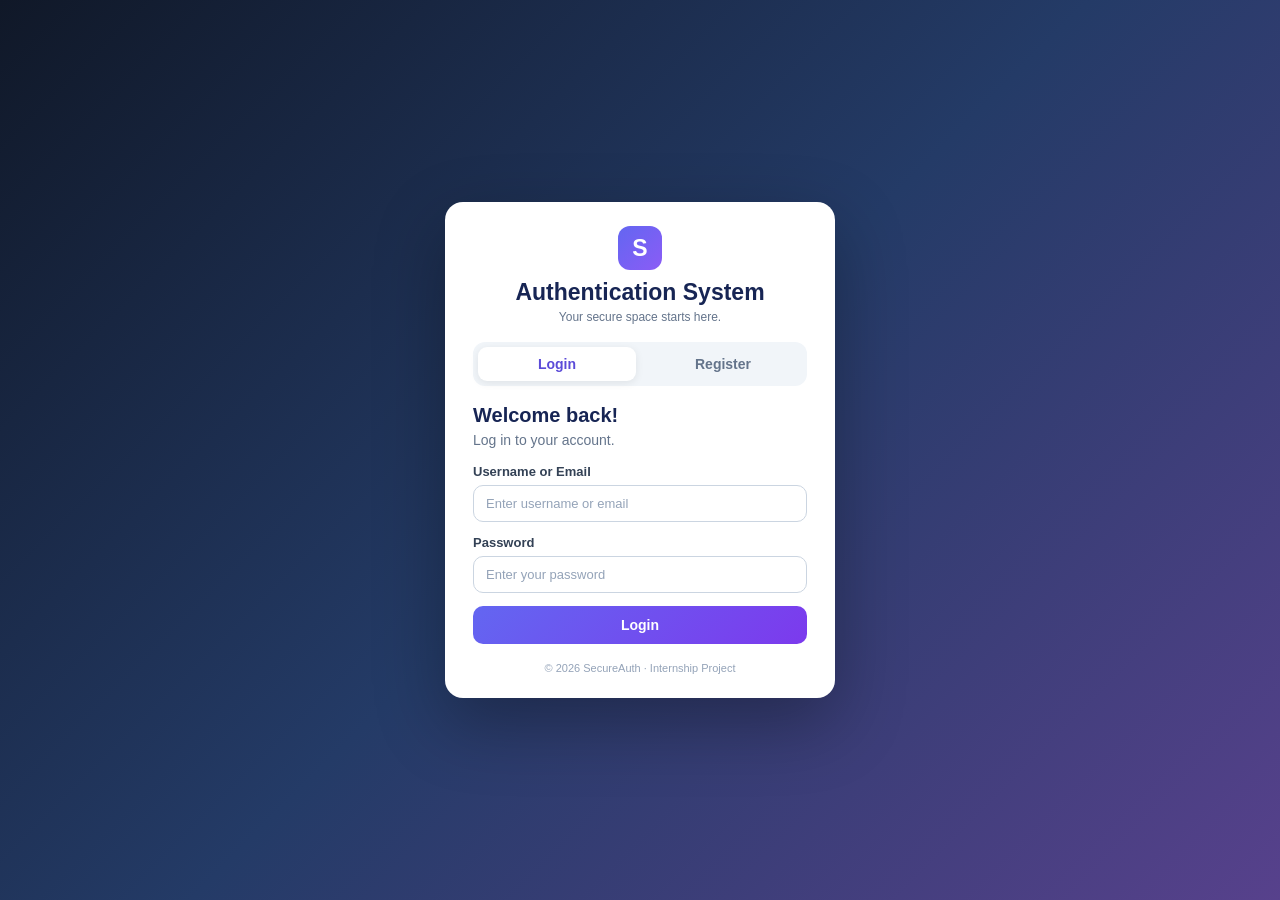
<file: WebDev-L2-Login-Authentication/index.html>
<!DOCTYPE html>
<html lang="en">

<head>
    <meta charset="UTF-8">
    <meta name="viewport" content="width=device-width, initial-scale=1.0">
    <title>SecureAuth | Login System</title>
    <link rel="stylesheet" href="style.css">
</head>

<body>

    <main class="auth-container">
        <section class="auth-card">
            <div class="brand">
                <div class="brand-icon">S</div>
                <h1>Authentication System
                </h1>
                <p>Your secure space starts here.</p>
            </div>

            <div class="tabs">
                <button id="loginTab" class="tab active" type="button">
                    Login
                </button>
                <button id="registerTab" class="tab" type="button">
                    Register
                </button>
            </div>

            <div id="message" class="message" role="alert" aria-live="polite"></div>

            <form id="loginForm">
                <h2>Welcome back!</h2>
                <p class="form-description">Log in to your account.</p>

                <label for="loginUsername">Username or Email</label>
                <input id="loginUsername" type="text" placeholder="Enter username or email" autocomplete="username"
                    required>

                <label for="loginPassword">Password</label>
                <input id="loginPassword" type="password" placeholder="Enter your password"
                    autocomplete="current-password" required>

                <button class="submit-btn" type="submit">Login</button>
            </form>

            <form id="registerForm" hidden>
                <h2>Create an account</h2>
                <p class="form-description">Join us in a few easy steps.</p>

                <label for="registerUsername">Username</label>
                <input id="registerUsername" type="text" placeholder="Choose a username" autocomplete="username"
                    required>

                <label for="registerEmail">Email Address</label>
                <input id="registerEmail" type="email" placeholder="Enter your email" autocomplete="email" required>

                <label for="registerPassword">Password</label>
                <input id="registerPassword" type="password" placeholder="At least 8 characters"
                    autocomplete="new-password" required>

                <p class="hint">Use at least 8 characters and 1 number.</p>

                <button class="submit-btn" type="submit">Register</button>
            </form>

            <section id="dashboard" hidden>
                <h2>You're logged in!</h2>
                <p id="welcomeMessage"></p>
                <p>You have successfully accessed the protected page.</p>
                <button id="logoutBtn" class="submit-btn" type="button">
                    Logout
                </button>
            </section>

            <footer>© 2026 SecureAuth · Internship Project</footer>
        </section>
    </main>

    <script src="script.js"></script>
</body>

</html>
</file>
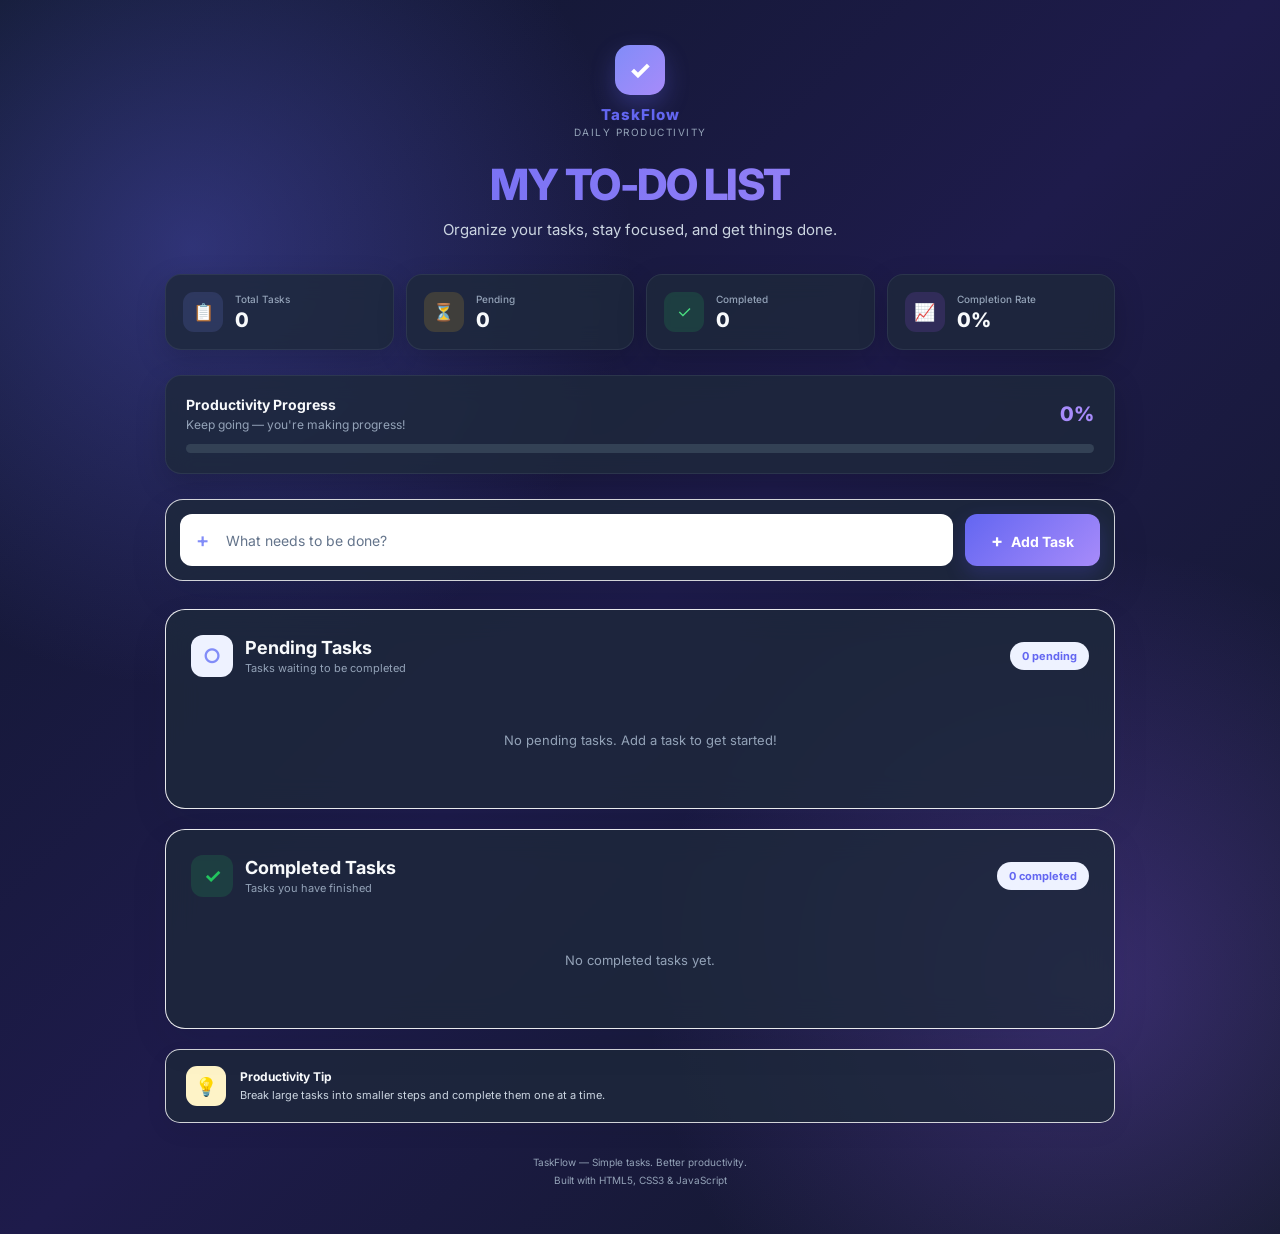
<file: WebDev-L2-ToDo-App/index.html>
<!DOCTYPE html>
<html lang="en">

<head>
    <meta charset="UTF-8">

    <meta name="viewport" content="width=device-width, initial-scale=1.0">

    <meta name="description" content="A modern and responsive To-Do List application for managing daily tasks.">

    <title>TaskFlow | To-Do App</title>

    <!-- Google Font -->
    <link rel="preconnect" href="https://fonts.googleapis.com">

    <link rel="preconnect" href="https://fonts.gstatic.com" crossorigin>

    <link href="https://fonts.googleapis.com/css2?family=Inter:wght@400;500;600;700;800&display=swap" rel="stylesheet">

    <!-- CSS -->
    <link rel="stylesheet" href="style.css">
</head>

<body>

    <main class="container">

        <!-- =========================================
             APP HEADER
        ========================================== -->

        <header class="header">

            <div class="brand-icon">
                ✓
            </div>

            <div class="brand-text">
                <span class="brand-name">TaskFlow</span>
                <span class="brand-subtitle">Daily Productivity</span>
            </div>

            <h1>MY TO-DO LIST</h1>

            <p>
                Organize your tasks, stay focused, and get things done.
            </p>

        </header>
        <!-- =========================================
     TASK STATISTICS
========================================= -->

        <section class="stats-container">

            <div class="stat-card">
                <div class="stat-icon total-icon">📋</div>

                <div class="stat-info">
                    <span>Total Tasks</span>
                    <strong id="totalTasks">0</strong>
                </div>
            </div>


            <div class="stat-card">
                <div class="stat-icon pending-stat-icon">⏳</div>

                <div class="stat-info">
                    <span>Pending</span>
                    <strong id="totalPending">0</strong>
                </div>
            </div>


            <div class="stat-card">
                <div class="stat-icon completed-stat-icon">✓</div>

                <div class="stat-info">
                    <span>Completed</span>
                    <strong id="totalCompleted">0</strong>
                </div>
            </div>


            <div class="stat-card">
                <div class="stat-icon rate-icon">📈</div>

                <div class="stat-info">
                    <span>Completion Rate</span>
                    <strong id="completionRate">0%</strong>
                </div>
            </div>

        </section>

        <!-- =========================================
             ADD TASK
        ========================================== -->
        <!-- =========================================
     PRODUCTIVITY PROGRESS
========================================= -->

        <section class="progress-section">

            <div class="progress-header">
                <div>
                    <span class="progress-label">Productivity Progress</span>
                    <p>Keep going — you're making progress!</p>
                </div>

                <strong id="progressPercentage">0%</strong>
            </div>

            <div class="progress-track">
                <div id="progressBar" class="progress-bar"></div>
            </div>

        </section>
        <section class="add-task" aria-label="Add a new task">

            <div class="input-wrapper">

                <span class="input-icon">+</span>

                <input type="text" id="taskInput" placeholder="What needs to be done?" autocomplete="off"
                    aria-label="Task name">

            </div>

            <button id="addTaskBtn" type="button">
                <span>+</span>
                Add Task
            </button>

        </section>


        <!-- =========================================
             TASK DASHBOARD
        ========================================== -->

        <section class="task-dashboard">

            <!-- Pending Tasks -->

            <div class="task-section">

                <div class="section-header">

                    <div class="section-title">

                        <div class="section-icon pending-icon">
                            ○
                        </div>

                        <div>
                            <h2>Pending Tasks</h2>

                            <p>
                                Tasks waiting to be completed
                            </p>
                        </div>

                    </div>

                    <span id="pendingCount">
                        0 pending
                    </span>

                </div>


                <div id="pendingTasks" class="task-list">

                    <p class="empty-message" id="pendingEmpty">
                        No pending tasks. Add a task to get started!
                    </p>

                </div>

            </div>


            <!-- Completed Tasks -->

            <div class="task-section">

                <div class="section-header">

                    <div class="section-title">

                        <div class="section-icon completed-icon">
                            ✓
                        </div>

                        <div>
                            <h2>Completed Tasks</h2>

                            <p>
                                Tasks you have finished
                            </p>
                        </div>

                    </div>

                    <span id="completedCount">
                        0 completed
                    </span>

                </div>


                <div id="completedTasks" class="task-list">

                    <p class="empty-message" id="completedEmpty">
                        No completed tasks yet.
                    </p>

                </div>

            </div>

        </section>


        <!-- =========================================
             PRODUCTIVITY TIP
        ========================================== -->

        <section class="productivity-tip">

            <div class="tip-icon">
                💡
            </div>

            <div>
                <strong>Productivity Tip</strong>

                <p>
                    Break large tasks into smaller steps and
                    complete them one at a time.
                </p>
            </div>

        </section>


        <!-- =========================================
             FOOTER
        ========================================== -->

        <footer class="footer">

            <p>
                TaskFlow — Simple tasks. Better productivity.
            </p>

            <p>
                Built with HTML5, CSS3 & JavaScript
            </p>

        </footer>

    </main>


    <!-- JavaScript -->
    <script src="script.js"></script>

</body>

</html>
</file>
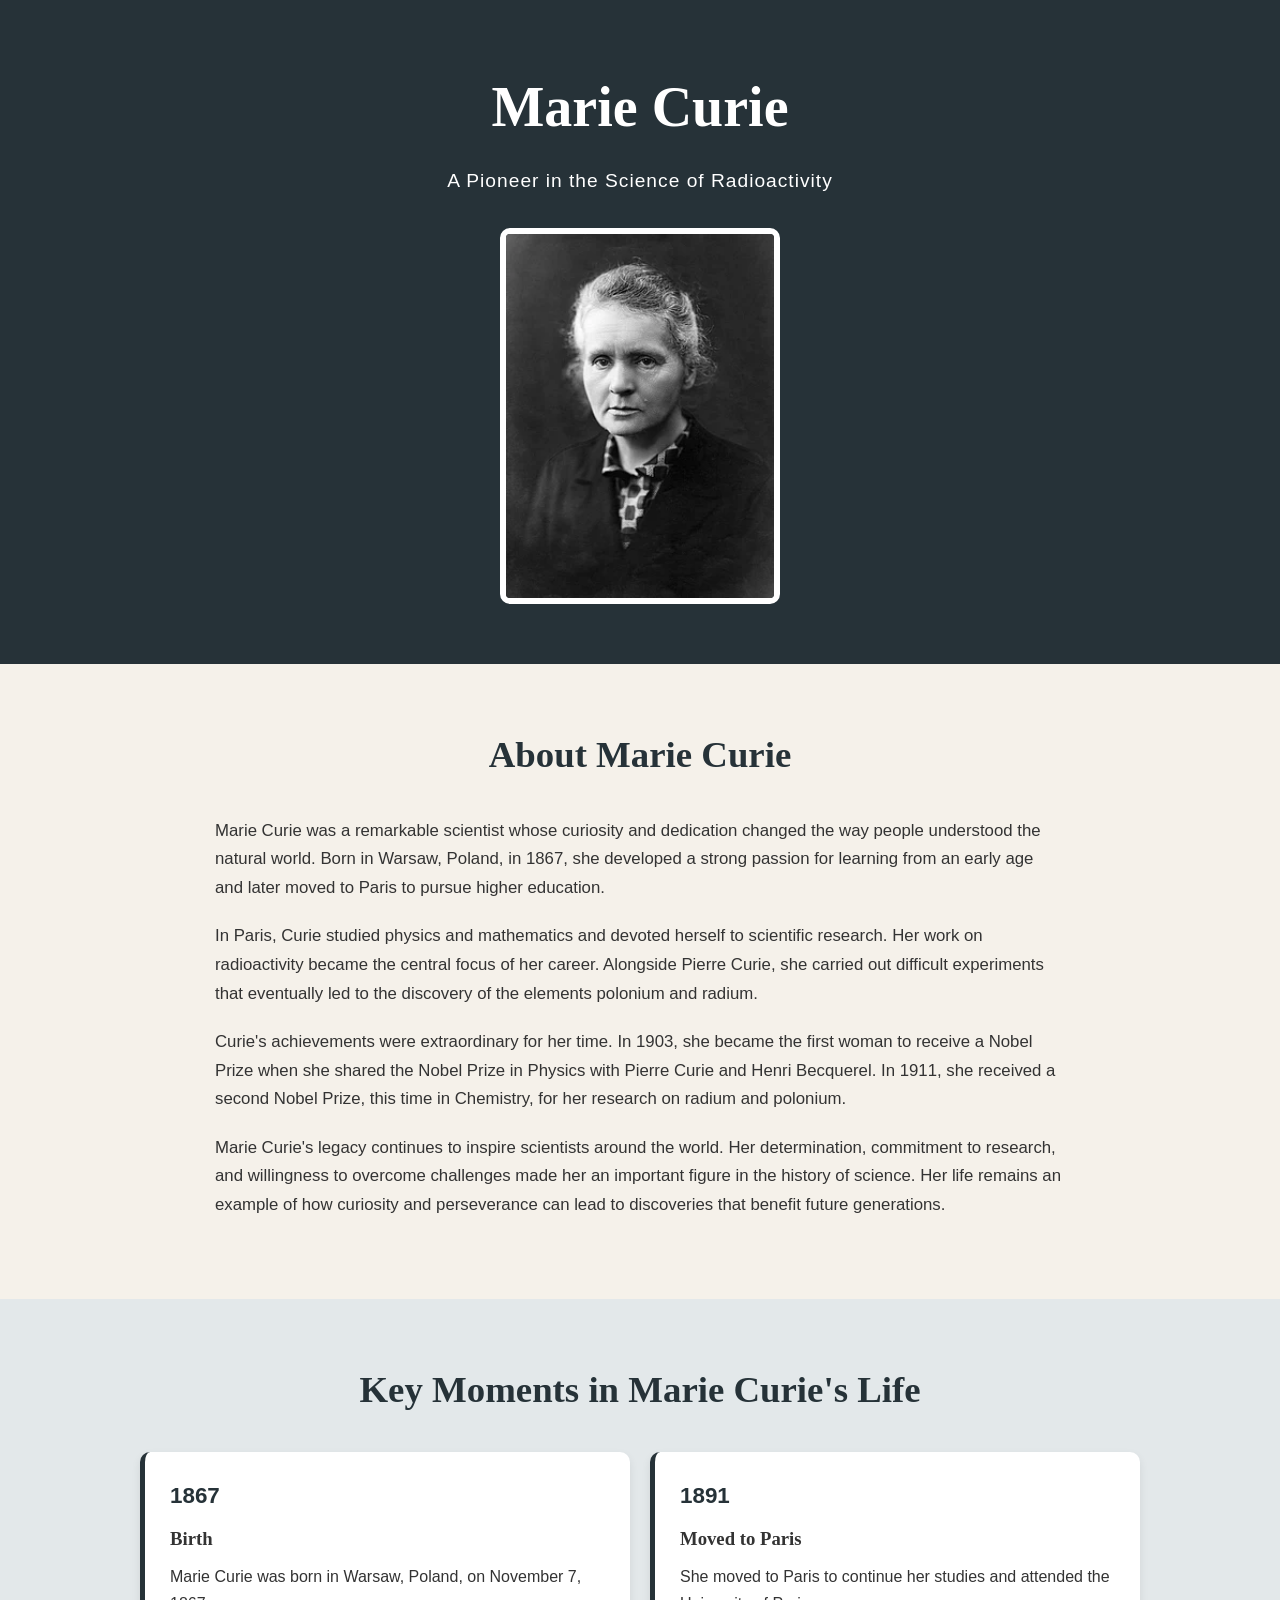
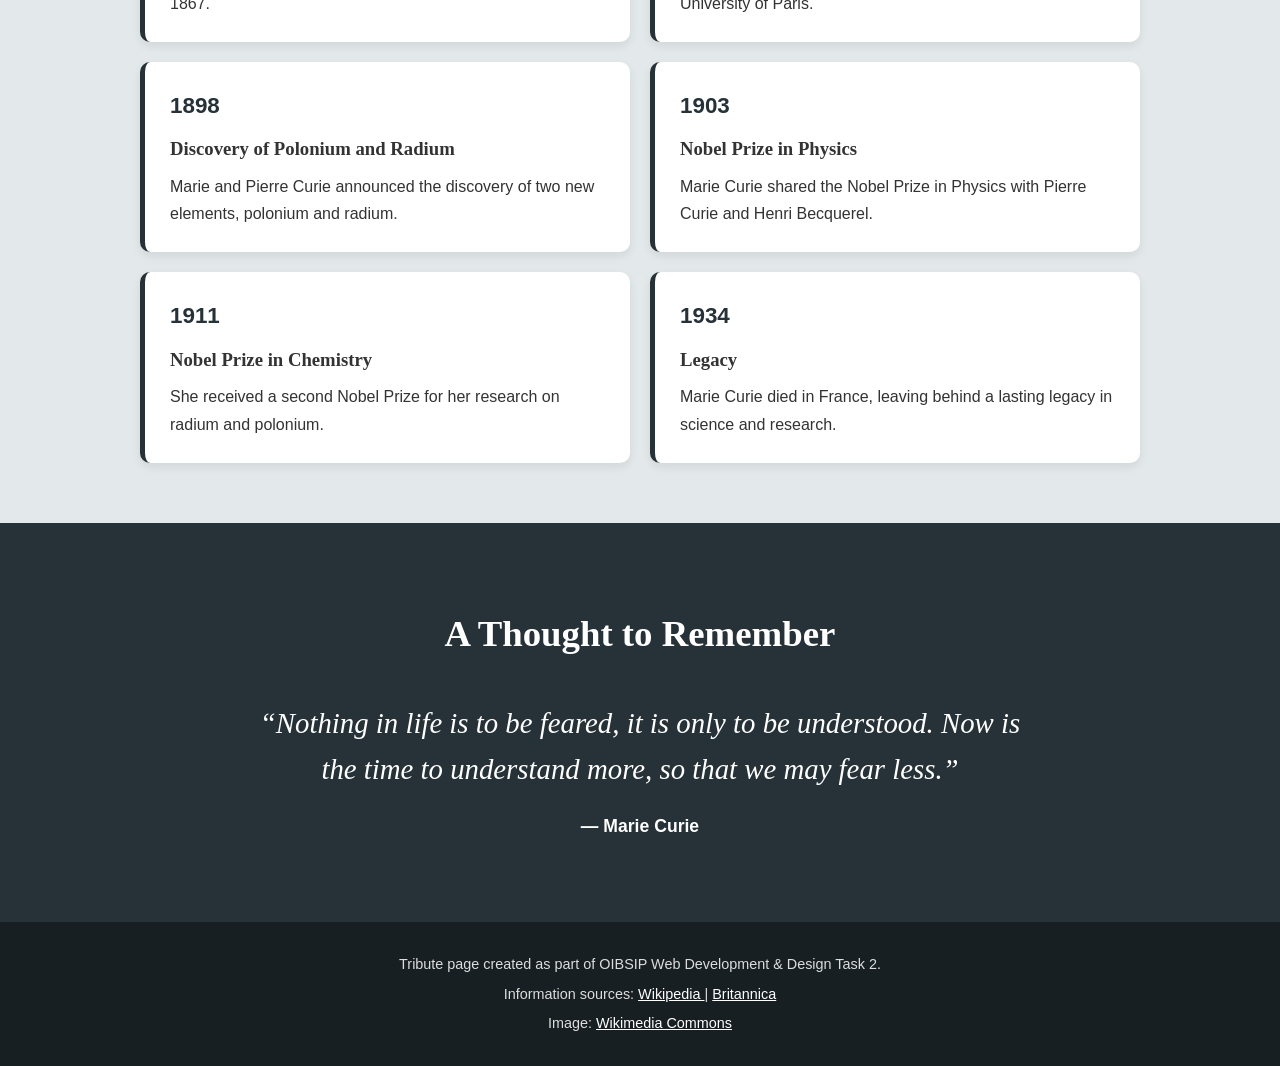
<file: WebDev-L2-Tribute-Page/index.html>
<!DOCTYPE html>
<html lang="en">

<head>
    <meta charset="UTF-8">
    <meta name="viewport" content="width=device-width, initial-scale=1.0">

    <title>Marie Curie | A Pioneer in Science</title>

    <link rel="stylesheet" href="style.css">
</head>

<body>

    <!-- Hero Section -->
    <header class="hero">
        <h1>Marie Curie</h1>
        <p>A Pioneer in the Science of Radioactivity</p>

        <img src="images/marie-curie.jpg" alt="Portrait of Marie Curie">
    </header>


    <!-- Biography Section -->
    <section class="biography">
        <h2>About Marie Curie</h2>


        <p>
            Marie Curie was a remarkable scientist whose curiosity and dedication
            changed the way people understood the natural world. Born in Warsaw,
            Poland, in 1867, she developed a strong passion for learning from an
            early age and later moved to Paris to pursue higher education.
        </p>

        <p>
            In Paris, Curie studied physics and mathematics and devoted herself to
            scientific research. Her work on radioactivity became the central focus
            of her career. Alongside Pierre Curie, she carried out difficult
            experiments that eventually led to the discovery of the elements
            polonium and radium.
        </p>

        <p>
            Curie's achievements were extraordinary for her time. In 1903, she
            became the first woman to receive a Nobel Prize when she shared the
            Nobel Prize in Physics with Pierre Curie and Henri Becquerel. In 1911,
            she received a second Nobel Prize, this time in Chemistry, for her
            research on radium and polonium.
        </p>

        <p>
            Marie Curie's legacy continues to inspire scientists around the world.
            Her determination, commitment to research, and willingness to overcome
            challenges made her an important figure in the history of science.
            Her life remains an example of how curiosity and perseverance can lead
            to discoveries that benefit future generations.
        </p>
    </section>
    <!-- Timeline Section -->
    <section class="timeline">
        <h2>Key Moments in Marie Curie's Life</h2>

        <div class="timeline-container">

            <div class="timeline-card">
                <span>1867</span>
                <h3>Birth</h3>
                <p>
                    Marie Curie was born in Warsaw, Poland, on November 7, 1867.
                </p>
            </div>

            <div class="timeline-card">
                <span>1891</span>
                <h3>Moved to Paris</h3>
                <p>
                    She moved to Paris to continue her studies and attended the
                    University of Paris.
                </p>
            </div>

            <div class="timeline-card">
                <span>1898</span>
                <h3>Discovery of Polonium and Radium</h3>
                <p>
                    Marie and Pierre Curie announced the discovery of two new
                    elements, polonium and radium.
                </p>
            </div>

            <div class="timeline-card">
                <span>1903</span>
                <h3>Nobel Prize in Physics</h3>
                <p>
                    Marie Curie shared the Nobel Prize in Physics with Pierre Curie
                    and Henri Becquerel.
                </p>
            </div>

            <div class="timeline-card">
                <span>1911</span>
                <h3>Nobel Prize in Chemistry</h3>
                <p>
                    She received a second Nobel Prize for her research on radium
                    and polonium.
                </p>
            </div>

            <div class="timeline-card">
                <span>1934</span>
                <h3>Legacy</h3>
                <p>
                    Marie Curie died in France, leaving behind a lasting legacy
                    in science and research.
                </p>
            </div>

        </div>
    </section>
    <!-- Quote Section -->
    <section class="quote">
        <h2>A Thought to Remember</h2>

        <blockquote>
            “Nothing in life is to be feared, it is only to be understood.
            Now is the time to understand more, so that we may fear less.”
        </blockquote>

        <p>— Marie Curie</p>
    </section>
    <!-- Footer -->
    <footer>
        <p>
            Tribute page created as part of OIBSIP Web Development & Design
            Task 2.
        </p>

        <p>
            Information sources:
            <a href="https://en.wikipedia.org/wiki/Marie_Curie" target="_blank">
                Wikipedia
            </a>
            |
            <a href="https://www.britannica.com/biography/Marie-Curie" target="_blank">
                Britannica
            </a>
        </p>

        <p>
            Image:
            <a href="https://en.wikipedia.org/wiki/Marie_Curie" target="_blank">
                Wikimedia Commons
            </a>
        </p>
    </footer>


</body>

</html>
</file>
<file: WebDev-L2-Login-Authentication/style.css>
/* ===== Global Styles ===== */
* {
    margin: 0;
    padding: 0;
    box-sizing: border-box;
    cursor: pointer;
}

body {
    font-family: "Segoe UI", Arial, sans-serif;
    min-height: 100vh;
    background: linear-gradient(135deg, #101828, #243b67, #57418c);
    display: flex;
    justify-content: center;
    align-items: center;
    padding: 25px;
    color: #1e293b;
}

/* ===== Main Container ===== */
.auth-container {
    width: 100%;
    max-width: 440px;
}

.auth-card {
    background: #ffffff;
    padding: 38px;
    border-radius: 22px;
    box-shadow: 0 25px 70px rgba(0, 0, 0, 0.3);
}

/* ===== Branding ===== */
.brand {
    text-align: center;
    margin-bottom: 28px;
}

.brand-icon {
    width: 55px;
    height: 55px;
    background: linear-gradient(135deg, #6366f1, #8b5cf6);
    color: white;
    border-radius: 16px;
    display: flex;
    justify-content: center;
    align-items: center;
    margin: 0 auto 14px;
    font-size: 28px;
    font-weight: bold;
}

.brand h1 {
    font-size: 27px;
    color: #172554;
    margin-bottom: 7px;
}

.brand p,
.form-description {
    color: #64748b;
    font-size: 14px;
}

/* ===== Login and Register Tabs ===== */
.tabs {
    display: flex;
    gap: 8px;
    padding: 5px;
    background: #f1f5f9;
    border-radius: 12px;
    margin-bottom: 25px;
}

.tab {
    flex: 1;
    border: none;
    padding: 12px;
    border-radius: 9px;
    cursor: pointer;
    background: transparent;
    color: #64748b;
    font-size: 15px;
    font-weight: 600;
    transition: 0.3s;
}

.tab.active {
    background: #ffffff;
    color: #5b4bd8;
    box-shadow: 0 2px 8px rgba(0, 0, 0, 0.08);
}

/* ===== Form Fields ===== */
form h2,
#dashboard h2 {
    font-size: 23px;
    color: #172554;
    margin-bottom: 8px;
}

.form-description {
    margin-bottom: 24px;
}

label {
    display: block;
    font-size: 14px;
    font-weight: 600;
    margin-bottom: 8px;
    color: #334155;
}

input {
    display: block;
    width: 100%;
    padding: 13px 14px;
    border: 1px solid #cbd5e1;
    border-radius: 10px;
    margin-bottom: 19px;
    font-size: 14px;
    color: #1e293b;
    background: #ffffff;
    outline: none;
    transition: border-color 0.2s, box-shadow 0.2s;
}

input::placeholder {
    color: #94a3b8;
}

input:focus {
    border-color: #6366f1;
    box-shadow: 0 0 0 3px rgba(99, 102, 241, 0.13);
}

.hint {
    color: #64748b;
    font-size: 12px;
    margin-top: -10px;
    margin-bottom: 18px;
}

/* ===== Buttons ===== */
.submit-btn {
    width: 100%;
    padding: 14px;
    border: none;
    border-radius: 10px;
    background: linear-gradient(135deg, #6366f1, #7c3aed);
    color: #ffffff;
    font-size: 15px;
    font-weight: 600;
    cursor: pointer;
    transition: transform 0.2s, box-shadow 0.2s;
}

.submit-btn:hover {
    transform: translateY(-2px);
    box-shadow: 0 8px 20px rgba(99, 102, 241, 0.3);
}

.submit-btn:active {
    transform: translateY(0);
}

/* ===== Feedback Messages ===== */
.message {
    display: none;
    padding: 12px;
    border-radius: 9px;
    margin-bottom: 20px;
    font-size: 13px;
    line-height: 1.5;
}

.message.success {
    display: block;
    background: #dcfce7;
    color: #166534;
}

.message.error {
    display: block;
    background: #fee2e2;
    color: #991b1b;
}

/* ===== Protected Dashboard ===== */
#dashboard p {
    color: #64748b;
    line-height: 1.7;
    margin: 14px 0;
}

#dashboard .submit-btn {
    margin-top: 15px;
}

[hidden] {
    display: none !important;
}

/* ===== Footer ===== */
footer {
    text-align: center;
    margin-top: 28px;
    color: #94a3b8;
    font-size: 12px;
}

/* ===== Responsive Design ===== */
@media (max-width: 480px) {
    body {
        padding: 15px;
    }

    .auth-card {
        padding: 26px 22px;
    }

    .brand h1 {
        font-size: 24px;
    }

    form h2,
    #dashboard h2 {
        font-size: 21px;
    }
}

/* ===== Compact Layout Fix ===== */

body {
    padding: 12px;
}

.auth-container {
    max-width: 390px;
}

.auth-card {
    padding: 24px 28px;
    border-radius: 18px;
}

.brand {
    margin-bottom: 18px;
}

.brand-icon {
    width: 44px;
    height: 44px;
    font-size: 23px;
    border-radius: 12px;
    margin-bottom: 9px;
}

.brand h1 {
    font-size: 23px;
    margin-bottom: 4px;
}

.brand p {
    font-size: 12px;
}

.tabs {
    margin-bottom: 18px;
}

.tab {
    padding: 9px;
    font-size: 14px;
}

form h2,
#dashboard h2 {
    font-size: 20px;
    margin-bottom: 5px;
}

.form-description {
    margin-bottom: 16px;
}

label {
    font-size: 13px;
    margin-bottom: 6px;
}

input {
    padding: 10px 12px;
    font-size: 13px;
    margin-bottom: 13px;
}

.hint {
    font-size: 11px;
    margin-top: -6px;
    margin-bottom: 13px;
}

.submit-btn {
    padding: 11px;
    font-size: 14px;
}

.message {
    padding: 9px 11px;
    margin-bottom: 13px;
    font-size: 12px;
}

footer {
    margin-top: 18px;
    font-size: 11px;
}

/* Smaller laptop screens */
@media (max-height: 750px) {
    .auth-card {
        padding-top: 18px;
        padding-bottom: 18px;
    }

    .brand {
        margin-bottom: 12px;
    }

    .tabs {
        margin-bottom: 13px;
    }

    .form-description {
        margin-bottom: 12px;
    }

    input {
        margin-bottom: 10px;
    }

    footer {
        margin-top: 12px;
    }
}
</file>
<file: WebDev-L2-ToDo-App/style.css>
/* =========================================
   TASKFLOW — PROFESSIONAL TO-DO APP
========================================= */

* {
    margin: 0;
    padding: 0;
    box-sizing: border-box;
}

:root {
    --primary: #818cf8;
    --primary-dark: #6366f1;
    --secondary: #a78bfa;

    --text-dark: #f8fafc;
    --text-medium: #cbd5e1;
    --text-light: #94a3b8;

    --border: #334155;
    --card: rgba(30, 41, 59, 0.82);

    --success: #22c55e;
    --success-bg: rgba(34, 197, 94, 0.15);

    --danger: #f87171;
    --danger-bg: rgba(248, 113, 113, 0.15);

    --edit: #818cf8;
    --edit-bg: rgba(129, 140, 248, 0.15);
}


/* =========================================
   BODY
========================================= */

body {
    font-family: "Inter", Arial, sans-serif;
    min-height: 100vh;
    color: var(--text-dark);

    background:
        radial-gradient(circle at 15% 20%, rgba(99, 102, 241, 0.35), transparent 30%),
        radial-gradient(circle at 85% 80%, rgba(139, 92, 246, 0.30), transparent 30%),
        linear-gradient(135deg, #0f172a, #1e1b4b, #111827);

    padding: 45px 20px;
}

/* =========================================
   MAIN CONTAINER
========================================= */

.container {
    width: 100%;
    max-width: 950px;

    margin: auto;
}


/* =========================================
   HEADER
========================================= */

.header {
    text-align: center;

    margin-bottom: 35px;
}


/* Brand */

.brand-icon {
    width: 50px;
    height: 50px;

    margin: 0 auto 10px;

    display: flex;
    align-items: center;
    justify-content: center;

    border-radius: 15px;

    color: white;

    font-size: 25px;
    font-weight: 800;

    background:
        linear-gradient(135deg,
            var(--primary),
            var(--secondary));

    box-shadow:
        0 10px 25px rgba(99, 102, 241, 0.3);
}


.brand-text {
    display: flex;
    flex-direction: column;

    margin-bottom: 20px;
}


.brand-name {
    font-size: 15px;
    font-weight: 800;

    color: var(--primary-dark);

    letter-spacing: 1px;
}


.brand-subtitle {
    margin-top: 2px;

    font-size: 10px;

    color: var(--text-light);

    text-transform: uppercase;

    letter-spacing: 1.5px;
}


/* Main heading */

.header h1 {
    font-size: 43px;

    font-weight: 800;

    letter-spacing: -1.5px;

    background:
        linear-gradient(90deg,
            var(--primary-dark),
            var(--secondary));

    -webkit-background-clip: text;
    -webkit-text-fill-color: transparent;
}


.header p {
    margin-top: 10px;

    color: var(--text-medium);

    font-size: 15px;
}


/* =========================================
   ADD TASK
========================================= */

.add-task {
    display: flex;

    gap: 12px;

    padding: 14px;

    margin-bottom: 28px;

    border-radius: 18px;

    background: var(--card);

    border: 1px solid rgba(255, 255, 255, 0.8);

    box-shadow:
        0 15px 40px rgba(15, 23, 42, 0.08);

    backdrop-filter: blur(15px);
}


/* Input wrapper */

.input-wrapper {
    position: relative;

    flex: 1;
}


.input-icon {
    position: absolute;

    left: 16px;
    top: 50%;

    transform: translateY(-50%);

    color: var(--primary);

    font-size: 20px;

    font-weight: 600;

    pointer-events: none;
}


#taskInput {
    width: 100%;

    height: 52px;

    padding: 0 18px 0 45px;

    border: 1px solid transparent;

    border-radius: 12px;

    outline: none;
    color: #1e293b;
    background: #ffffff;
    font-family: inherit;

    font-size: 14px;

    transition: 0.25s;
}


#taskInput::placeholder {
    color: #64748b;
}


#taskInput:focus {
    background: white;

    border-color: #c7d2fe;

    box-shadow:
        0 0 0 4px rgba(99, 102, 241, 0.10);
}


/* Add button */

#addTaskBtn {
    min-width: 135px;

    padding: 0 22px;

    border: none;

    border-radius: 12px;

    background:
        linear-gradient(135deg,
            var(--primary-dark),
            var(--secondary));

    color: white;

    font-family: inherit;

    font-size: 14px;

    font-weight: 700;

    cursor: pointer;

    box-shadow:
        0 8px 20px rgba(79, 70, 229, 0.25);

    transition: all 0.25s ease;
}


#addTaskBtn span {
    margin-right: 5px;

    font-size: 18px;
}


#addTaskBtn:hover {
    transform: translateY(-2px);

    box-shadow:
        0 12px 25px rgba(79, 70, 229, 0.35);
}


#addTaskBtn:active {
    transform: translateY(0);
}


/* =========================================
   TASK DASHBOARD
========================================= */

.task-dashboard {
    display: flex;

    flex-direction: column;

    gap: 20px;
}


/* =========================================
   TASK SECTION
========================================= */

.task-section {
    padding: 25px;

    border-radius: 20px;

    background: var(--card);

    border: 1px solid rgba(255, 255, 255, 0.9);

    box-shadow:
        0 15px 40px rgba(15, 23, 42, 0.07);

    backdrop-filter: blur(15px);
}


/* =========================================
   SECTION HEADER
========================================= */

.section-header {
    display: flex;

    align-items: center;

    justify-content: space-between;

    gap: 15px;

    margin-bottom: 20px;
}


.section-title {
    display: flex;

    align-items: center;

    gap: 12px;
}


/* Section icon */

.section-icon {
    width: 42px;
    height: 42px;

    display: flex;
    align-items: center;
    justify-content: center;

    border-radius: 12px;

    font-size: 20px;
    font-weight: 700;
}


.pending-icon {
    color: var(--primary);

    background: #eef2ff;
}


.completed-icon {
    color: var(--success);

    background: var(--success-bg);
}


.section-title h2 {
    font-size: 18px;

    font-weight: 700;
}


.section-title p {
    margin-top: 3px;

    color: var(--text-light);

    font-size: 11px;
}


/* Counter */

.section-header>span {
    padding: 7px 12px;

    border-radius: 50px;

    background: #eef2ff;

    color: var(--primary-dark);

    font-size: 11px;

    font-weight: 700;

    white-space: nowrap;
}


/* =========================================
   TASK LIST
========================================= */

.task-list {
    display: flex;

    flex-direction: column;

    gap: 10px;
}


/* =========================================
   TASK CARD
========================================= */

.task-item {
    display: flex;
    align-items: center;
    justify-content: space-between;
    gap: 15px;
    padding: 16px 18px;
    margin-bottom: 12px;

    background: #1e293b;
    border: 1px solid #334155;
    border-radius: 12px;

    color: #f8fafc;
    box-shadow: 0 5px 15px rgba(0, 0, 0, 0.15);
}


.task-item:hover {
    transform: translateY(-2px);

    border-color: #c7d2fe;

    box-shadow:
        0 8px 25px rgba(15, 23, 42, 0.08);
}


/* Task content */

.task-content {
    flex: 1;

    min-width: 0;
}


.task-text {
    color: #f8fafc;
    font-size: 15px;
    font-weight: 500;

    line-height: 1.5;

    word-break: break-word;
}


.task-time {
    display: block;

    margin-top: 5px;

    color: var(--text-light);

    font-size: 10px;
}


/* =========================================
   TASK ACTIONS
========================================= */

.task-actions {
    display: flex;

    gap: 7px;

    flex-shrink: 0;
}


.task-actions button {
    padding: 8px 11px;

    border: none;

    border-radius: 8px;

    font-family: inherit;

    font-size: 11px;

    font-weight: 700;

    cursor: pointer;

    transition: 0.2s;
}


.task-actions button:hover {
    transform: translateY(-1px);

    filter: brightness(0.96);
}


/* Complete */

.complete-btn {
    color: var(--success);

    background: var(--success-bg);
}


/* Edit */

.edit-btn {
    color: var(--edit);

    background: var(--edit-bg);
}


/* Delete */

.delete-btn {
    color: var(--danger);

    background: var(--danger-bg);
}


/* =========================================
   COMPLETED TASK
========================================= */

.task-item.completed {
    background: #f8fafc;

    border-color: #e2e8f0;

    opacity: 0.82;
}


.completed .task-text {
    color: var(--text-light);

    text-decoration: line-through;
}


/* =========================================
   EDIT MODE
========================================= */

.edit-input {
    flex: 1;
    padding: 10px 12px;
    border: 1px solid #6366f1;
    border-radius: 8px;

    background: #0f172a;
    color: #f8fafc;

    font-family: "Inter", Arial, sans-serif;
    font-size: 14px;
    outline: none;
}

.edit-input::placeholder {
    color: #94a3b8;
}

.edit-input:focus {
    border-color: #818cf8;
    box-shadow: 0 0 0 3px rgba(129, 140, 248, 0.15);
}

.edit-input:focus {
    background: white;

    box-shadow:
        0 0 0 3px rgba(99, 102, 241, 0.10);
}


.save-edit-btn {
    color: white;

    background: var(--primary-dark);
}


.cancel-edit-btn {
    color: #374151;

    background: #e5e7eb;
}


/* =========================================
   EMPTY STATE
========================================= */

.empty-message {
    padding: 35px 15px;

    text-align: center;

    color: var(--text-light);

    font-size: 13px;
}


/* =========================================
   PRODUCTIVITY TIP
========================================= */

.productivity-tip {
    display: flex;

    align-items: center;

    gap: 14px;

    margin-top: 20px;

    padding: 16px 20px;

    border-radius: 15px;

    background: rgba(30, 41, 59, 0.82);

    border: 1px solid rgba(255, 255, 255, 0.8);

    box-shadow:
        0 8px 25px rgba(15, 23, 42, 0.05);
}


.tip-icon {
    width: 40px;
    height: 40px;

    display: flex;
    align-items: center;
    justify-content: center;

    border-radius: 11px;

    background: #fef3c7;

    font-size: 18px;
}


.productivity-tip strong {
    display: block;

    margin-bottom: 3px;

    font-size: 12px;

    color: var(--text-dark);
}


.productivity-tip p {
    color: var(--text-medium);

    font-size: 11px;

    line-height: 1.5;
}


/* =========================================
   FOOTER
========================================= */

.footer {
    text-align: center;

    margin-top: 30px;

    color: var(--text-light);

    font-size: 10px;

    line-height: 1.8;
}


/* =========================================
   RESPONSIVE DESIGN
========================================= */

@media (max-width: 650px) {

    body {
        padding: 30px 12px;
    }


    .header h1 {
        font-size: 32px;
    }


    .header p {
        font-size: 13px;
    }


    .add-task {
        flex-direction: column;

        padding: 12px;
    }


    #addTaskBtn {
        width: 100%;

        min-height: 50px;
    }


    .task-section {
        padding: 18px;
    }


    .section-header {
        align-items: flex-start;
    }


    .section-title h2 {
        font-size: 16px;
    }


    .section-title p {
        font-size: 10px;
    }


    .task-item {
        align-items: flex-start;

        flex-direction: column;
    }


    .task-content {
        width: 100%;
    }


    .task-actions {
        width: 100%;

        flex-wrap: wrap;
    }


    .task-actions button {
        flex: 1;

        min-width: 80px;
    }


    .productivity-tip {
        align-items: flex-start;
    }
}


/* =========================================
   SMALL PHONES
========================================= */

@media (max-width: 400px) {

    .header h1 {
        font-size: 27px;
    }


    .brand-icon {
        width: 45px;
        height: 45px;
    }


    .section-header {
        flex-direction: column;
    }


    .section-header>span {
        align-self: flex-start;
    }
}

/* =========================================
   STATISTICS DASHBOARD
========================================= */

.stats-container {
    display: grid;

    grid-template-columns: repeat(4, 1fr);

    gap: 12px;

    margin-bottom: 25px;
}


.stat-card {
    display: flex;

    align-items: center;

    gap: 12px;

    padding: 17px;

    border-radius: 16px;

    background: rgba(30, 41, 59, 0.82);

    border: 1px solid rgba(148, 163, 184, 0.12);

    box-shadow:
        0 10px 30px rgba(0, 0, 0, 0.18);

    backdrop-filter: blur(12px);

    transition:
        transform 0.2s ease,
        border-color 0.2s ease;
}


.stat-card:hover {
    transform: translateY(-3px);

    border-color: rgba(129, 140, 248, 0.35);
}


.stat-icon {
    width: 40px;
    height: 40px;

    display: flex;

    align-items: center;
    justify-content: center;

    flex-shrink: 0;

    border-radius: 11px;

    font-size: 17px;
}


.total-icon {
    background: rgba(129, 140, 248, 0.15);
}


.pending-stat-icon {
    background: rgba(251, 191, 36, 0.15);
}


.completed-stat-icon {
    background: rgba(34, 197, 94, 0.15);

    color: #4ade80;
}


.rate-icon {
    background: rgba(168, 85, 247, 0.15);
}


.stat-info {
    display: flex;

    flex-direction: column;

    min-width: 0;
}


.stat-info span {
    color: #94a3b8;

    font-size: 10px;

    font-weight: 500;
}


.stat-info strong {
    margin-top: 3px;

    color: #f8fafc;

    font-size: 20px;

    font-weight: 800;
}


/* =========================================
   STATISTICS RESPONSIVE
========================================= */

@media (max-width: 750px) {

    .stats-container {
        grid-template-columns: repeat(2, 1fr);
    }
}


@media (max-width: 400px) {

    .stats-container {
        grid-template-columns: 1fr;
    }
}

/* Fix edit mode visibility */
.task-item .edit-input {
    background-color: #0f172a !important;
    color: #f8fafc !important;
    border: 1px solid #818cf8 !important;
}

.task-item .edit-input::placeholder {
    color: #94a3b8 !important;
}

/* =========================================
   PRODUCTIVITY PROGRESS
========================================= */

.progress-section {
    margin-bottom: 25px;
    padding: 20px;
    border-radius: 16px;
    background: rgba(30, 41, 59, 0.82);
    border: 1px solid rgba(148, 163, 184, 0.12);
    box-shadow: 0 10px 30px rgba(0, 0, 0, 0.18);
    backdrop-filter: blur(12px);
}

.progress-header {
    display: flex;
    align-items: center;
    justify-content: space-between;
    gap: 15px;
    margin-bottom: 12px;
}

.progress-label {
    display: block;
    color: #f8fafc;
    font-size: 14px;
    font-weight: 700;
}

.progress-header p {
    margin: 4px 0 0;
    color: #94a3b8;
    font-size: 12px;
}

.progress-header strong {
    color: #a78bfa;
    font-size: 20px;
    font-weight: 800;
}

.progress-track {
    width: 100%;
    height: 9px;
    overflow: hidden;
    border-radius: 20px;
    background: #334155;
}

.progress-bar {
    width: 0%;
    height: 100%;
    border-radius: 20px;
    background: linear-gradient(90deg,
            #6366f1,
            #a78bfa);
    transition: width 0.4s ease;
}
</file>
<file: WebDev-L2-Tribute-Page/style.css>
/* ================================
   GENERAL STYLING
================================ */

* {
    margin: 0;
    padding: 0;
    box-sizing: border-box;
}

body {
    font-family: Arial, sans-serif;
    line-height: 1.7;
    color: #333;
    background-color: #f5f1ea;
}


/* ================================
   HERO SECTION
================================ */

.hero {
    background-color: #263238;
    color: white;
    text-align: center;
    padding: 60px 20px;
}

.hero h1 {
    font-family: Georgia, serif;
    font-size: 3.5rem;
    margin-bottom: 10px;
}

.hero p {
    font-size: 1.2rem;
    margin-bottom: 30px;
    letter-spacing: 1px;
}

.hero img {
    width: 280px;
    max-width: 90%;
    height: auto;
    border-radius: 10px;
    border: 6px solid white;
    display: block;
    margin: 0 auto;
}


/* ================================
   COMMON SECTION STYLING
================================ */

section {
    padding: 60px 20px;
}

section h2 {
    font-family: Georgia, serif;
    text-align: center;
    font-size: 2.3rem;
    margin-bottom: 30px;
    color: #263238;
}


/* ================================
   BIOGRAPHY
================================ */

.biography {
    background-color: #f5f1ea;
    max-width: 1000px;
    margin: 0 auto;
}

.biography p {
    max-width: 850px;
    margin: 0 auto 20px;
    font-size: 1.05rem;
}


/* ================================
   TIMELINE
================================ */
/* ================================
   TIMELINE CARDS
================================ */

.timeline {
    background-color: #e3e8ea;
}

.timeline-container {
    max-width: 1000px;
    margin: 0 auto;

    display: grid;
    grid-template-columns: repeat(2, 1fr);
    gap: 20px;
}

.timeline-card {
    background-color: white;
    padding: 25px;
    border-radius: 10px;
    border-left: 5px solid #263238;

    box-shadow: 0 4px 10px rgba(0, 0, 0, 0.08);

    transition: transform 0.3s ease;
}

.timeline-card:hover {
    transform: translateY(-5px);
}

.timeline-card span {
    font-size: 1.4rem;
    font-weight: bold;
    color: #263238;
}

.timeline-card h3 {
    font-family: Georgia, serif;
    margin: 8px 0;
    color: #333;
}

.timeline-card p {
    font-size: 1rem;
}


/* ================================
   QUOTE SECTION
================================ */

.quote {
    background-color: #263238;
    color: white;
    text-align: center;
    padding: 80px 20px;
}

.quote h2 {
    color: white;
    margin-bottom: 35px;
}

.quote blockquote {
    max-width: 800px;
    margin: 0 auto 20px;
    font-family: Georgia, serif;
    font-size: 1.8rem;
    font-style: italic;
    line-height: 1.6;
}

.quote p {
    font-size: 1.1rem;
    font-weight: bold;
}

/* ================================
   FOOTER
================================ */

footer {
    background-color: #171f22;
    color: #ddd;
    text-align: center;
    padding: 25px 20px;
    font-size: 0.9rem;
}

footer p {
    margin: 5px 0;
}

/* ================================
   FOOTER LINKS
================================ */

footer a {
    color: #ffffff;
    text-decoration: underline;
}

footer a:hover {
    opacity: 0.7;
}

/* ================================
   RESPONSIVE DESIGN
================================ */

@media (max-width: 768px) {

    .hero {
        padding: 45px 15px;
    }

    .hero h1 {
        font-size: 2.5rem;
    }

    .hero p {
        font-size: 1rem;
    }

    .hero img {
        width: 230px;
    }

    section {
        padding: 45px 15px;
    }

    section h2 {
        font-size: 2rem;
    }

    .biography p {
        font-size: 1rem;
    }

    .quote blockquote {
        font-size: 1.4rem;
    }
}


@media (max-width: 480px) {

    .hero h1 {
        font-size: 2rem;
    }

    .timeline-container {
        grid-template-columns: 1fr;
    }

    .hero img {
        width: 200px;
    }

    section h2 {
        font-size: 1.7rem;
    }

    .timeline ol {
        padding-left: 20px;
    }

    .timeline li {
        padding: 12px 15px;
    }

    .quote blockquote {
        font-size: 1.2rem;
    }
}
</file>
